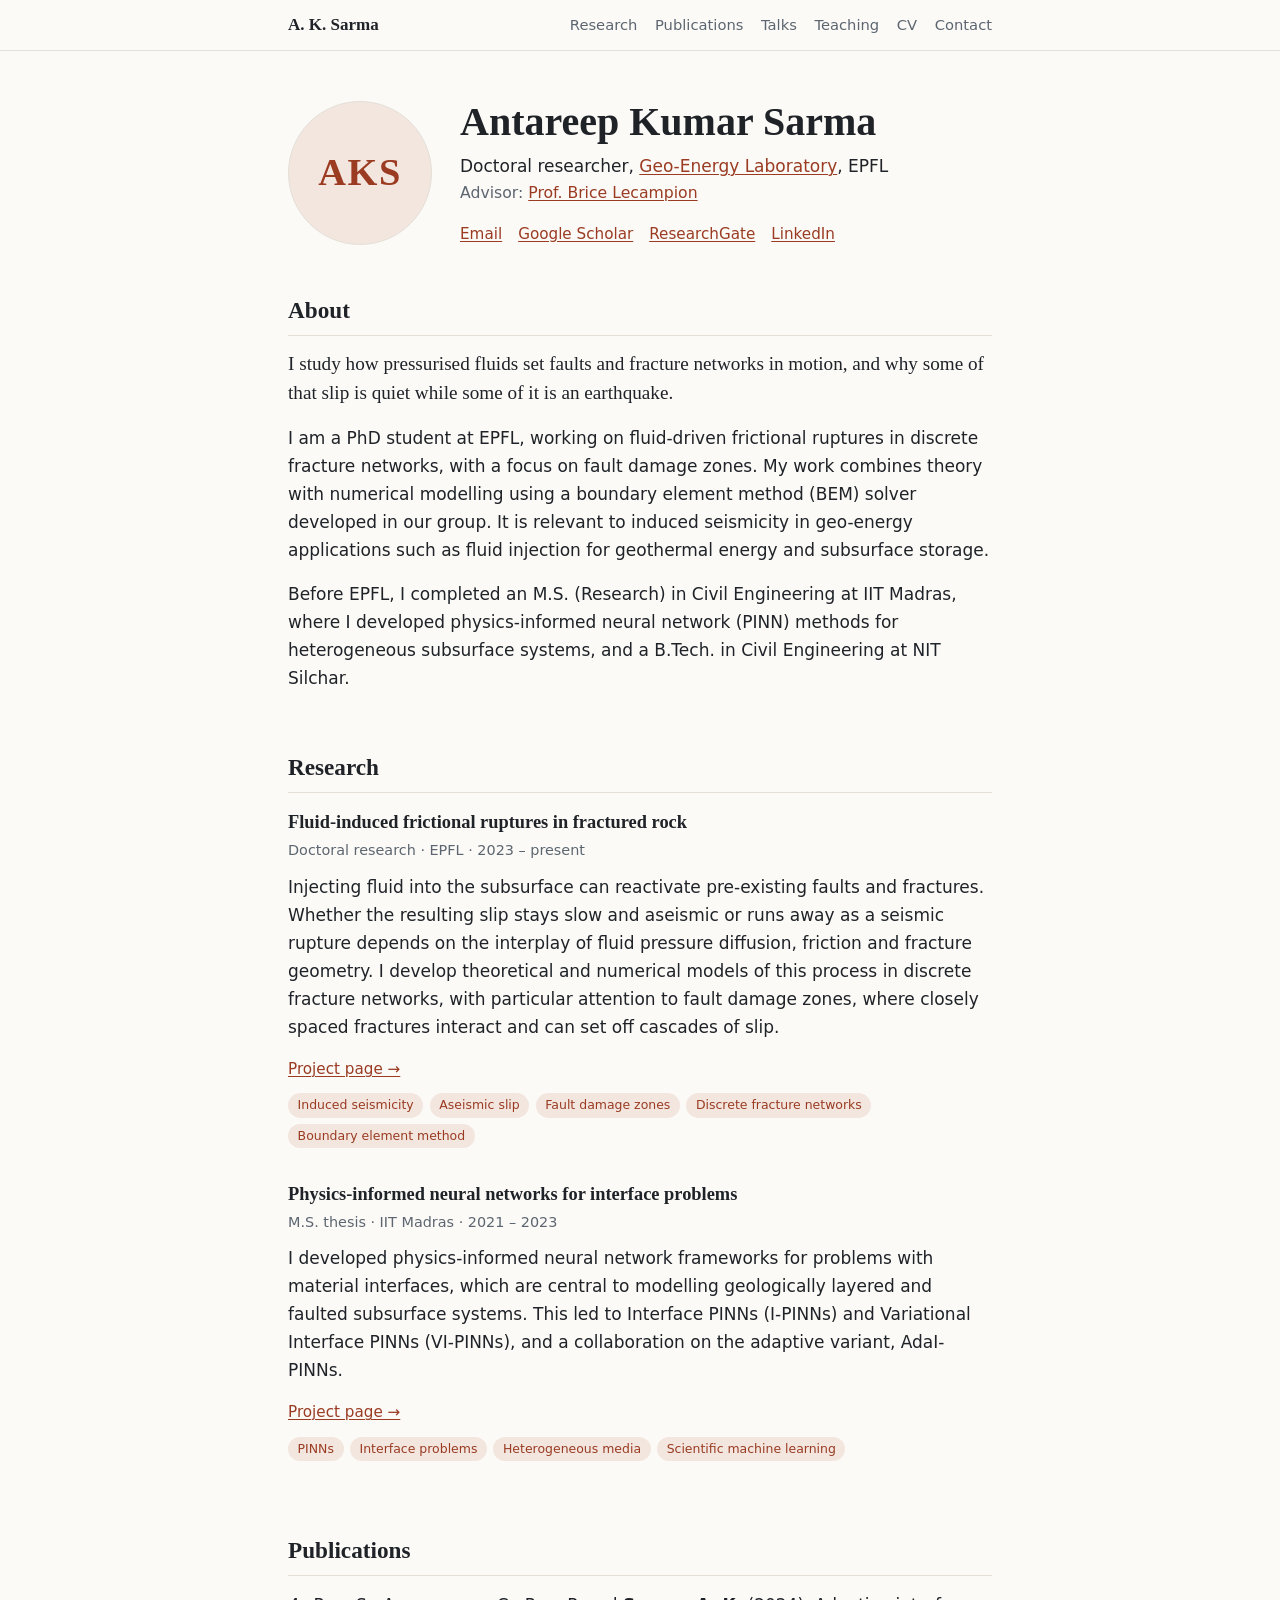
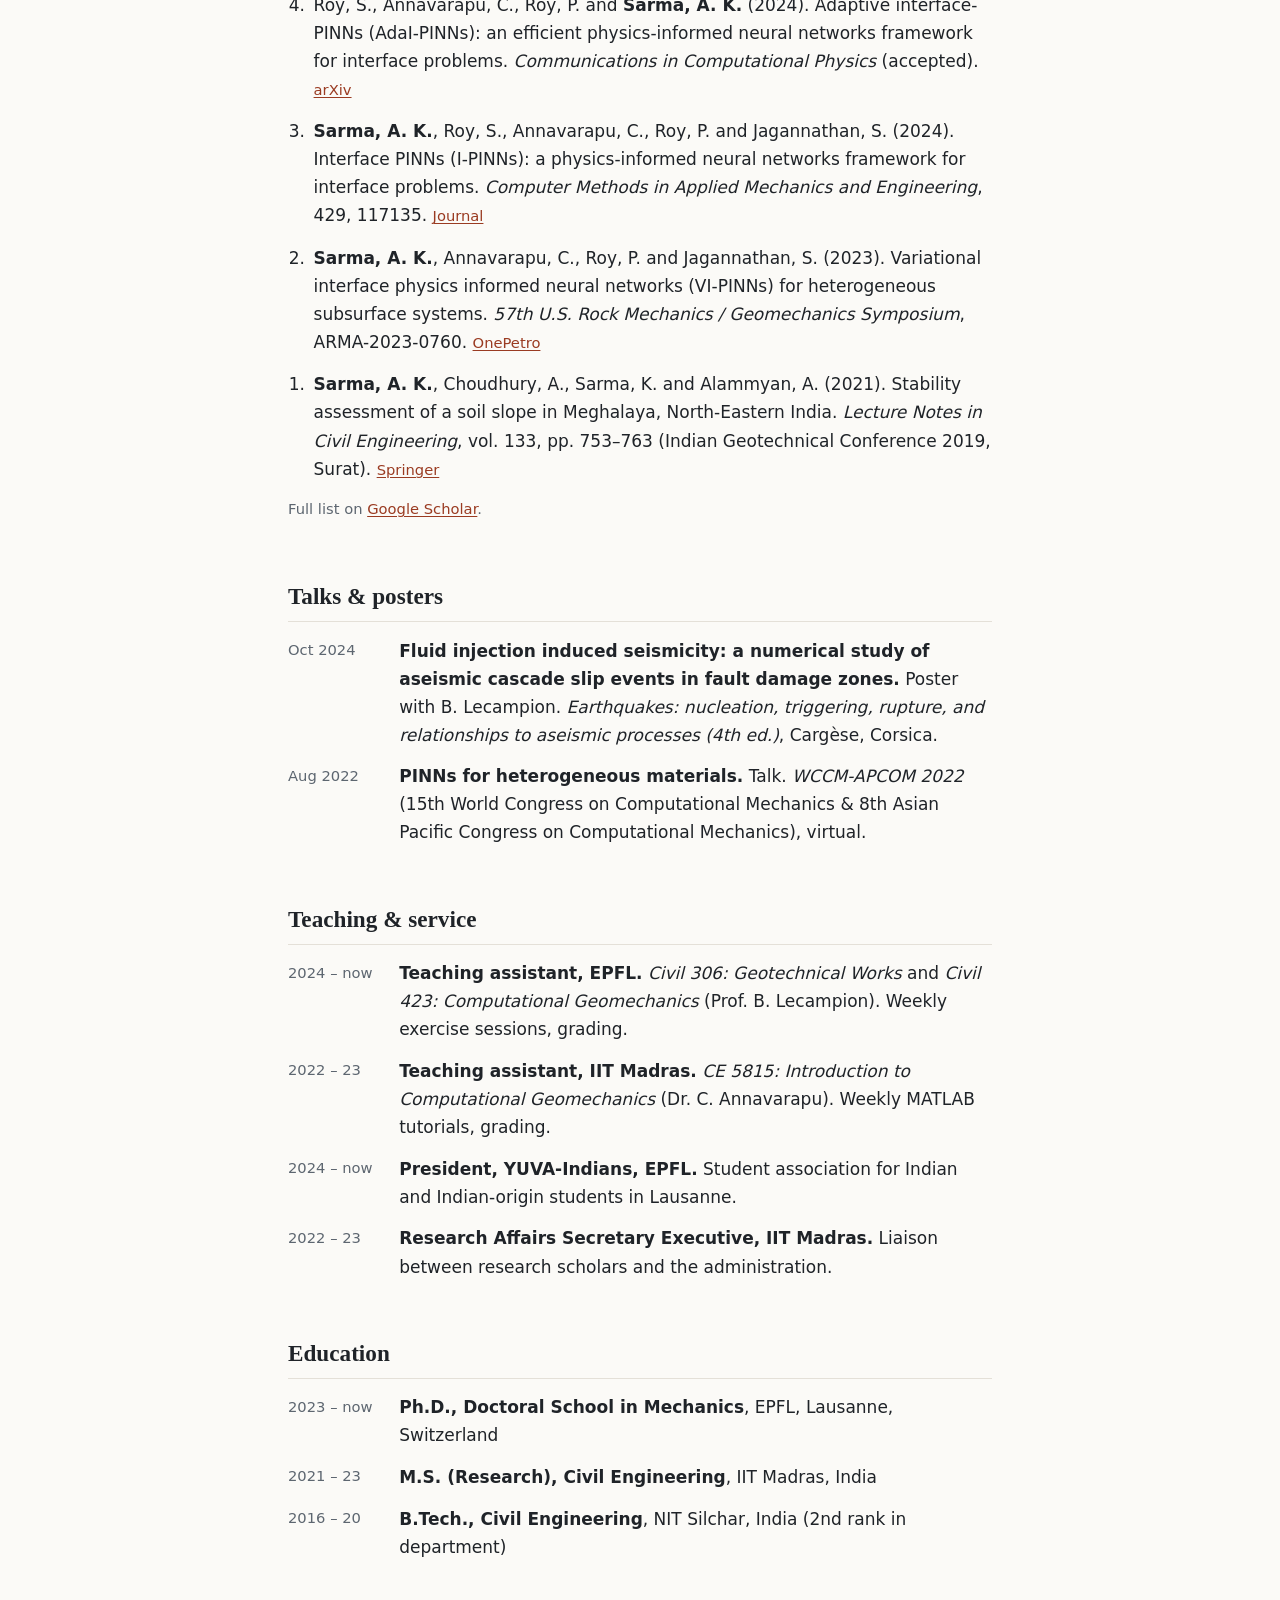
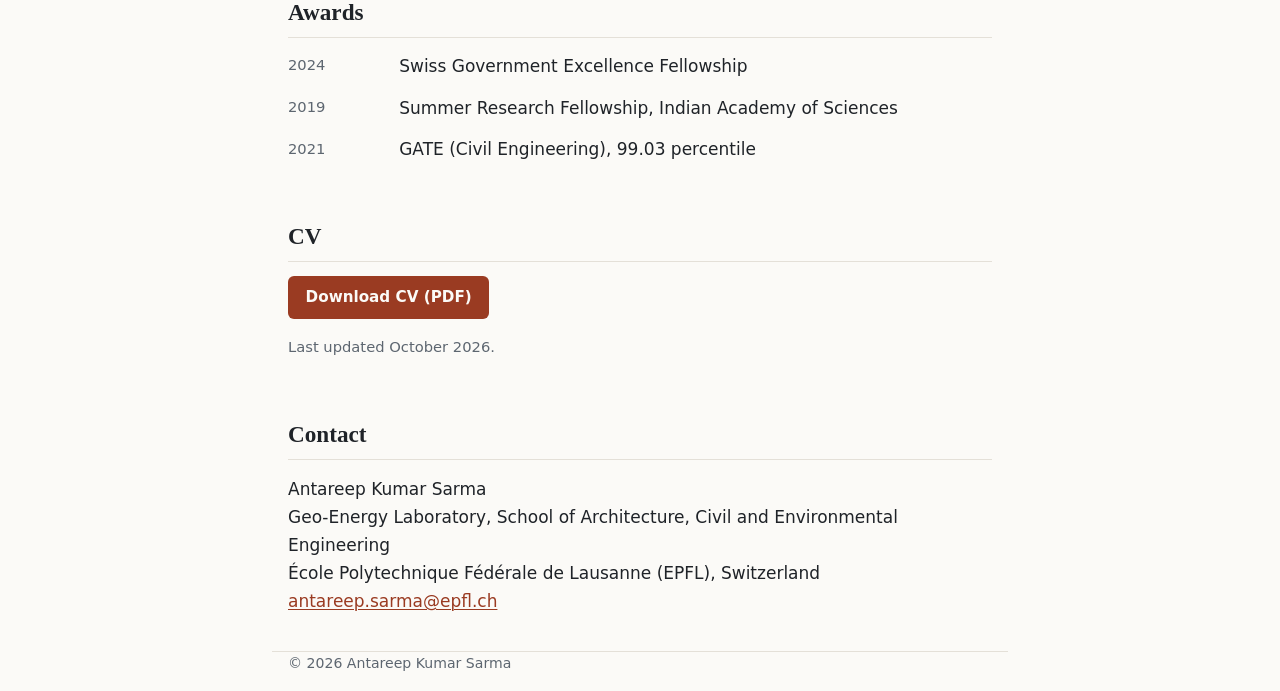
<file: index.html>
<!doctype html>
<html lang="en">
<head>
  <meta charset="utf-8">
  <meta name="viewport" content="width=device-width, initial-scale=1">
  <title>Antareep Kumar Sarma — Computational Geomechanics</title>
  <meta name="description" content="Antareep Kumar Sarma, doctoral researcher at EPFL (Geo-Energy Laboratory). Fluid-induced frictional ruptures in fractured rock and fault damage zones; boundary element methods; physics-informed neural networks.">
  <meta property="og:title" content="Antareep Kumar Sarma">
  <meta property="og:description" content="Fluid-induced aseismic and seismic slip in fractured rock. Doctoral researcher at EPFL.">
  <meta property="og:type" content="website">
  <link rel="stylesheet" href="assets/style.css">
</head>
<body>

<header class="top">
  <nav class="wrap" aria-label="Main">
    <a class="brand" href="#top">A. K. Sarma</a>
    <ul>
      <li><a href="#research">Research</a></li>
      <li><a href="#publications">Publications</a></li>
      <li><a href="#talks">Talks</a></li>
      <li><a href="#teaching">Teaching</a></li>
      <li><a href="#cv">CV</a></li>
      <li><a href="#contact">Contact</a></li>
    </ul>
  </nav>
</header>

<main id="top" class="wrap">

  <!-- ===== Intro ===== -->
  <section class="intro">
    <!-- To use a photo: save it as assets/photo.jpg (square, ~600px) and replace
         the monogram div below with:
         <img class="portrait" src="assets/photo.jpg" alt="Antareep Kumar Sarma"> -->
    <div class="portrait monogram" aria-hidden="true">AKS</div>
    <div>
      <h1>Antareep Kumar Sarma</h1>
      <p class="role">Doctoral researcher, <a href="https://www.epfl.ch/labs/gel/">Geo-Energy Laboratory</a>, EPFL</p>
      <p class="role sub">Advisor: <a href="https://people.epfl.ch/brice.lecampion">Prof. Brice Lecampion</a></p>
      <ul class="links">
        <li><a href="mailto:antareep.sarma@epfl.ch">Email</a></li>
        <li><a href="https://scholar.google.com/citations?user=GtLtH08AAAAJ&hl=en&oi=ao">Google Scholar</a></li>
        <li><a href="https://www.researchgate.net/profile/Antareep-Kumar-Sarma">ResearchGate</a></li>
        <li><a href="https://www.linkedin.com/in/antareep-kumar-sarma-85ba56187/">LinkedIn</a></li>
        <!-- TODO: add GitHub and ORCID once you share the URLs -->
      </ul>
    </div>
  </section>

  <!-- ===== About ===== -->
  <section id="about">
    <h2>About</h2>
    <p class="lead">I study how pressurised fluids set faults and fracture networks in motion, and why some of that slip is quiet while some of it is an earthquake.</p>
    <p>I am a PhD student at EPFL, working on fluid-driven frictional ruptures in discrete fracture networks, with a focus on fault damage zones. My work combines theory with numerical modelling using a boundary element method (BEM) solver developed in our group. It is relevant to induced seismicity in geo-energy applications such as fluid injection for geothermal energy and subsurface storage.</p>
    <p>Before EPFL, I completed an M.S. (Research) in Civil Engineering at IIT Madras, where I developed physics-informed neural network (PINN) methods for heterogeneous subsurface systems, and a B.Tech. in Civil Engineering at NIT Silchar.</p>
  </section>

  <!-- ===== Research ===== -->
  <section id="research">
    <h2>Research</h2>

    <article class="theme">
      <h3><a class="plainlink" href="research/fluid-induced-ruptures.html">Fluid-induced frictional ruptures in fractured rock</a></h3>
      <p class="meta">Doctoral research · EPFL · 2023 – present</p>
      <p>Injecting fluid into the subsurface can reactivate pre-existing faults and fractures. Whether the resulting slip stays slow and aseismic or runs away as a seismic rupture depends on the interplay of fluid pressure diffusion, friction and fracture geometry. I develop theoretical and numerical models of this process in discrete fracture networks, with particular attention to fault damage zones, where closely spaced fractures interact and can set off cascades of slip.</p>
      <p class="more"><a href="research/fluid-induced-ruptures.html">Project page →</a></p>
      <p class="tags"><span>Induced seismicity</span><span>Aseismic slip</span><span>Fault damage zones</span><span>Discrete fracture networks</span><span>Boundary element method</span></p>
      <!-- TODO: add 1–2 figures from your simulations here, e.g.
           <figure><img src="assets/fig-cascade.png" alt="..."><figcaption>...</figcaption></figure> -->
    </article>

    <article class="theme">
      <h3><a class="plainlink" href="research/pinns-interface-problems.html">Physics-informed neural networks for interface problems</a></h3>
      <p class="meta">M.S. thesis · IIT Madras · 2021 – 2023</p>
      <p>I developed physics-informed neural network frameworks for problems with material interfaces, which are central to modelling geologically layered and faulted subsurface systems. This led to Interface PINNs (I-PINNs) and Variational Interface PINNs (VI-PINNs), and a collaboration on the adaptive variant, AdaI-PINNs.</p>
      <p class="more"><a href="research/pinns-interface-problems.html">Project page →</a></p>
      <p class="tags"><span>PINNs</span><span>Interface problems</span><span>Heterogeneous media</span><span>Scientific machine learning</span></p>
    </article>
  </section>

  <!-- ===== Publications ===== -->
  <section id="publications">
    <h2>Publications</h2>
    <ol class="pubs" reversed>
      <li>
        Roy, S., Annavarapu, C., Roy, P. and <strong>Sarma, A. K.</strong> (2024).
        Adaptive interface-PINNs (AdaI-PINNs): an efficient physics-informed neural networks framework for interface problems.
        <em>Communications in Computational Physics</em> (accepted).
        <a href="https://arxiv.org/pdf/2406.04626">arXiv</a>
      </li>
      <li>
        <strong>Sarma, A. K.</strong>, Roy, S., Annavarapu, C., Roy, P. and Jagannathan, S. (2024).
        Interface PINNs (I-PINNs): a physics-informed neural networks framework for interface problems.
        <em>Computer Methods in Applied Mechanics and Engineering</em>, 429, 117135.
        <a href="https://www.sciencedirect.com/science/article/abs/pii/S0045782524003918">Journal</a>
      </li>
      <li>
        <strong>Sarma, A. K.</strong>, Annavarapu, C., Roy, P. and Jagannathan, S. (2023).
        Variational interface physics informed neural networks (VI-PINNs) for heterogeneous subsurface systems.
        <em>57th U.S. Rock Mechanics / Geomechanics Symposium</em>, ARMA-2023-0760.
        <a href="https://onepetro.org/ARMAUSRMS/proceedings-abstract/ARMA23/ARMA23/ARMA-2023-0760/532550">OnePetro</a>
      </li>
      <li>
        <strong>Sarma, A. K.</strong>, Choudhury, A., Sarma, K. and Alammyan, A. (2021).
        Stability assessment of a soil slope in Meghalaya, North-Eastern India.
        <em>Lecture Notes in Civil Engineering</em>, vol. 133, pp. 753–763 (Indian Geotechnical Conference 2019, Surat).
        <a href="https://link.springer.com/chapter/10.1007/978-981-33-6346-5_65">Springer</a>
      </li>
    </ol>
    <p class="note">Full list on <a href="https://scholar.google.com/citations?user=GtLtH08AAAAJ&hl=en&oi=ao">Google Scholar</a>.</p>
  </section>

  <!-- ===== Talks ===== -->
  <section id="talks">
    <h2>Talks &amp; posters</h2>
    <ul class="plain">
      <li>
        <span class="when">Oct 2024</span>
        <span><strong>Fluid injection induced seismicity: a numerical study of aseismic cascade slip events in fault damage zones.</strong> Poster with B. Lecampion. <em>Earthquakes: nucleation, triggering, rupture, and relationships to aseismic processes (4th ed.)</em>, Cargèse, Corsica.</span>
      </li>
      <li>
        <span class="when">Aug 2022</span>
        <span><strong>PINNs for heterogeneous materials.</strong> Talk. <em>WCCM-APCOM 2022</em> (15th World Congress on Computational Mechanics &amp; 8th Asian Pacific Congress on Computational Mechanics), virtual.</span>
      </li>
    </ul>
  </section>

  <!-- ===== Teaching & service ===== -->
  <section id="teaching">
    <h2>Teaching &amp; service</h2>
    <ul class="plain">
      <li>
        <span class="when">2024 – now</span>
        <span><strong>Teaching assistant, EPFL.</strong> <em>Civil 306: Geotechnical Works</em> and <em>Civil 423: Computational Geomechanics</em> (Prof. B. Lecampion). Weekly exercise sessions, grading.</span>
      </li>
      <li>
        <span class="when">2022 – 23</span>
        <span><strong>Teaching assistant, IIT Madras.</strong> <em>CE 5815: Introduction to Computational Geomechanics</em> (Dr. C. Annavarapu). Weekly MATLAB tutorials, grading.</span>
      </li>
      <li>
        <span class="when">2024 – now</span>
        <span><strong>President, YUVA-Indians, EPFL.</strong> Student association for Indian and Indian-origin students in Lausanne.</span>
      </li>
      <li>
        <span class="when">2022 – 23</span>
        <span><strong>Research Affairs Secretary Executive, IIT Madras.</strong> Liaison between research scholars and the administration.</span>
      </li>
    </ul>
  </section>

  <!-- ===== Education & awards ===== -->
  <section id="education">
    <h2>Education</h2>
    <ul class="plain">
      <li><span class="when">2023 – now</span><span><strong>Ph.D., Doctoral School in Mechanics</strong>, EPFL, Lausanne, Switzerland</span></li>
      <li><span class="when">2021 – 23</span><span><strong>M.S. (Research), Civil Engineering</strong>, IIT Madras, India</span></li>
      <li><span class="when">2016 – 20</span><span><strong>B.Tech., Civil Engineering</strong>, NIT Silchar, India (2nd rank in department)</span></li>
    </ul>

    <h2 class="spaced">Awards</h2>
    <ul class="plain">
      <li><span class="when">2024</span><span>Swiss Government Excellence Fellowship</span></li>
      <li><span class="when">2019</span><span>Summer Research Fellowship, Indian Academy of Sciences</span></li>
      <li><span class="when">2021</span><span>GATE (Civil Engineering), 99.03 percentile</span></li>
    </ul>
  </section>

  <!-- ===== CV ===== -->
  <section id="cv">
    <h2>CV</h2>
    <p><a class="button" href="assets/Antareep_Sarma_CV.pdf">Download CV (PDF)</a></p>
    <p class="note">Last updated October 2026.</p>
  </section>

  <!-- ===== Contact ===== -->
  <section id="contact">
    <h2>Contact</h2>
    <p>
      Antareep Kumar Sarma<br>
      Geo-Energy Laboratory, School of Architecture, Civil and Environmental Engineering<br>
      École Polytechnique Fédérale de Lausanne (EPFL), Switzerland<br>
      <a href="mailto:antareep.sarma@epfl.ch">antareep.sarma@epfl.ch</a>
    </p>
  </section>

</main>

<footer class="wrap">
  <p>© 2026 Antareep Kumar Sarma</p>
</footer>

</body>
</html>
</file>
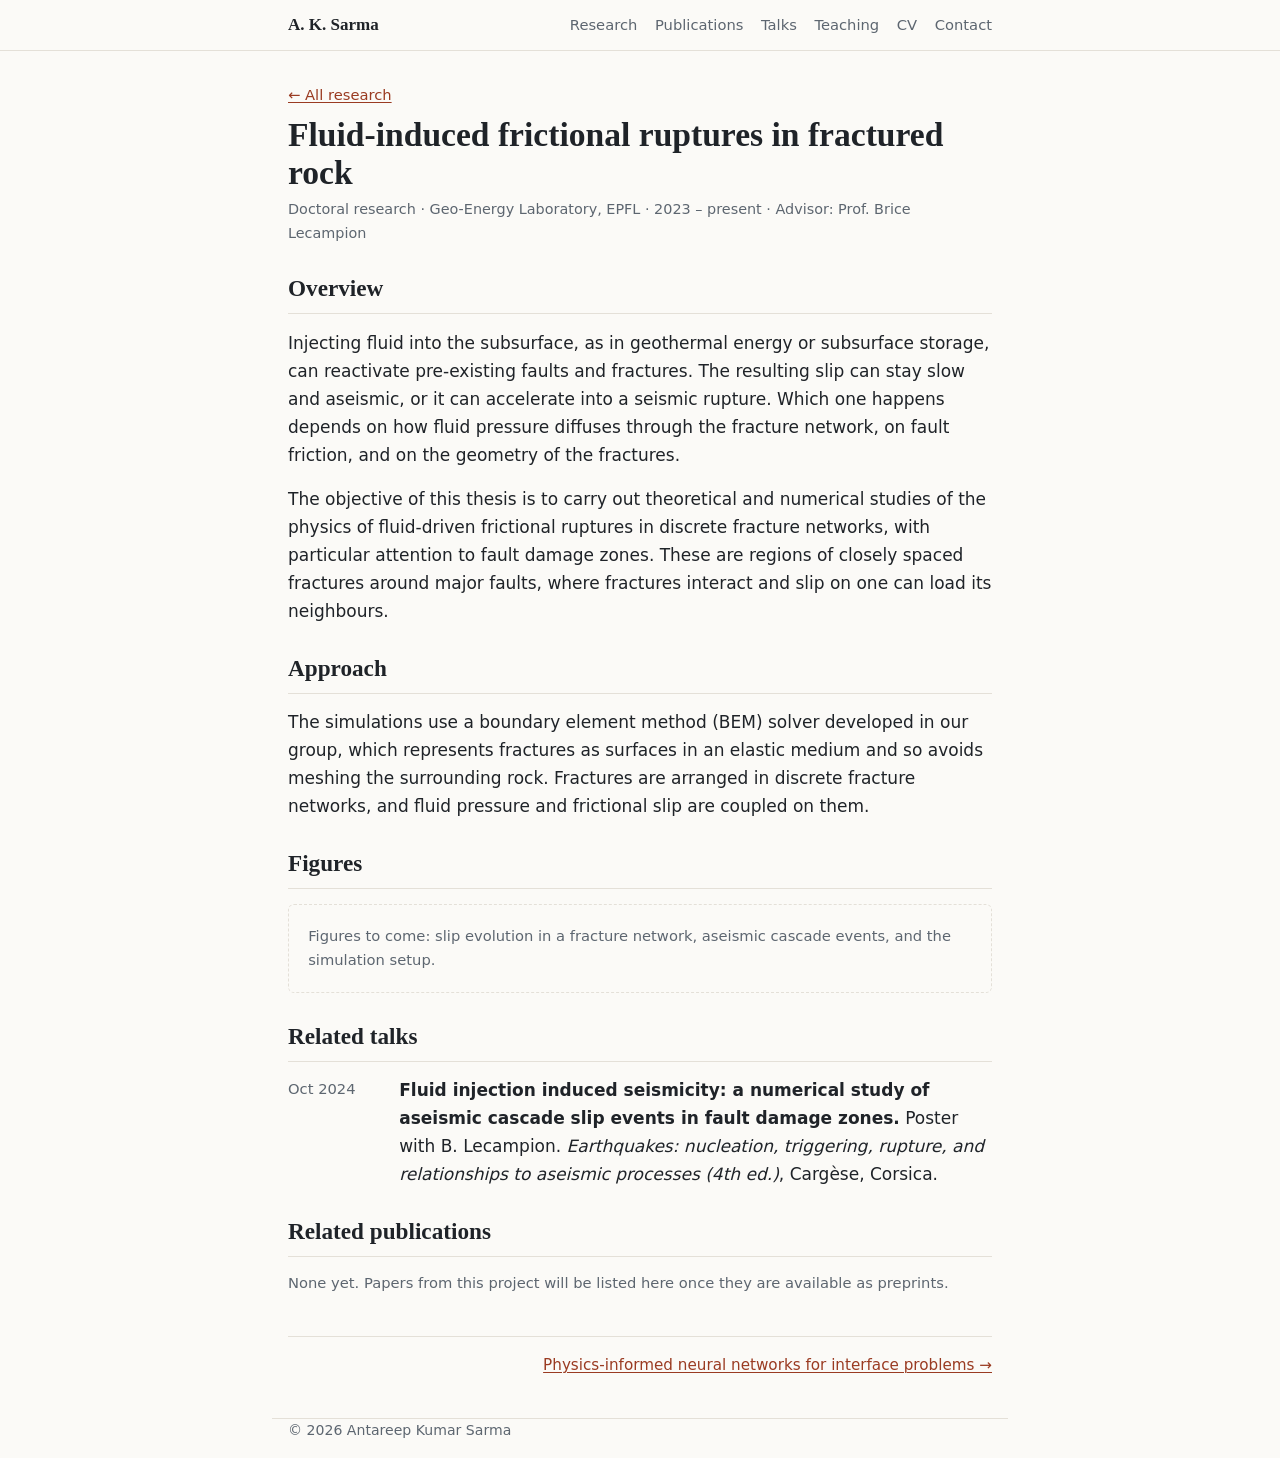
<file: research/fluid-induced-ruptures.html>
<!doctype html>
<html lang="en">
<head>
  <meta charset="utf-8">
  <meta name="viewport" content="width=device-width, initial-scale=1">
  <title>Fluid-induced frictional ruptures in fractured rock — A. K. Sarma</title>
  <meta name="description" content="Theoretical and numerical study of fluid-driven frictional ruptures in discrete fracture networks, with a focus on fault damage zones.">
  <link rel="stylesheet" href="../assets/style.css">
</head>
<body>

<header class="top">
  <nav class="wrap" aria-label="Main">
    <a class="brand" href="../index.html">A. K. Sarma</a>
    <ul>
      <li><a href="../index.html#research">Research</a></li>
      <li><a href="../index.html#publications">Publications</a></li>
      <li><a href="../index.html#talks">Talks</a></li>
      <li><a href="../index.html#teaching">Teaching</a></li>
      <li><a href="../index.html#cv">CV</a></li>
      <li><a href="../index.html#contact">Contact</a></li>
    </ul>
  </nav>
</header>

<main class="wrap project">
  <a class="crumb" href="../index.html#research">← All research</a>
  <h1>Fluid-induced frictional ruptures in fractured rock</h1>
  <p class="meta">Doctoral research · Geo-Energy Laboratory, EPFL · 2023 – present · Advisor: Prof. Brice Lecampion</p>

  <h2>Overview</h2>
  <p>Injecting fluid into the subsurface, as in geothermal energy or subsurface storage, can reactivate pre-existing faults and fractures. The resulting slip can stay slow and aseismic, or it can accelerate into a seismic rupture. Which one happens depends on how fluid pressure diffuses through the fracture network, on fault friction, and on the geometry of the fractures.</p>
  <p>The objective of this thesis is to carry out theoretical and numerical studies of the physics of fluid-driven frictional ruptures in discrete fracture networks, with particular attention to fault damage zones. These are regions of closely spaced fractures around major faults, where fractures interact and slip on one can load its neighbours.</p>

  <h2>Approach</h2>
  <p>The simulations use a boundary element method (BEM) solver developed in our group, which represents fractures as surfaces in an elastic medium and so avoids meshing the surrounding rock. Fractures are arranged in discrete fracture networks, and fluid pressure and frictional slip are coupled on them.</p>
  <!-- TODO (Antareep): add 2–3 sentences on the specific model setup and key findings you are comfortable making public. -->

  <h2>Figures</h2>
  <div class="slot">
    Figures to come: slip evolution in a fracture network, aseismic cascade events, and the simulation setup.
    <!-- Replace this div with, for each figure:
    <figure>
      <img src="../assets/fig-cascade.png" alt="Describe what the figure shows">
      <figcaption><strong>Figure 1.</strong> Caption.</figcaption>
    </figure> -->
  </div>

  <h2>Related talks</h2>
  <ul class="plain">
    <li>
      <span class="when">Oct 2024</span>
      <span><strong>Fluid injection induced seismicity: a numerical study of aseismic cascade slip events in fault damage zones.</strong> Poster with B. Lecampion. <em>Earthquakes: nucleation, triggering, rupture, and relationships to aseismic processes (4th ed.)</em>, Cargèse, Corsica.</span>
    </li>
  </ul>

  <h2>Related publications</h2>
  <p class="note">None yet. Papers from this project will be listed here once they are available as preprints.</p>

  <nav class="pager" aria-label="Projects">
    <span></span>
    <a href="pinns-interface-problems.html">Physics-informed neural networks for interface problems →</a>
  </nav>
</main>

<footer class="wrap">
  <p>© 2026 Antareep Kumar Sarma</p>
</footer>

</body>
</html>
</file>
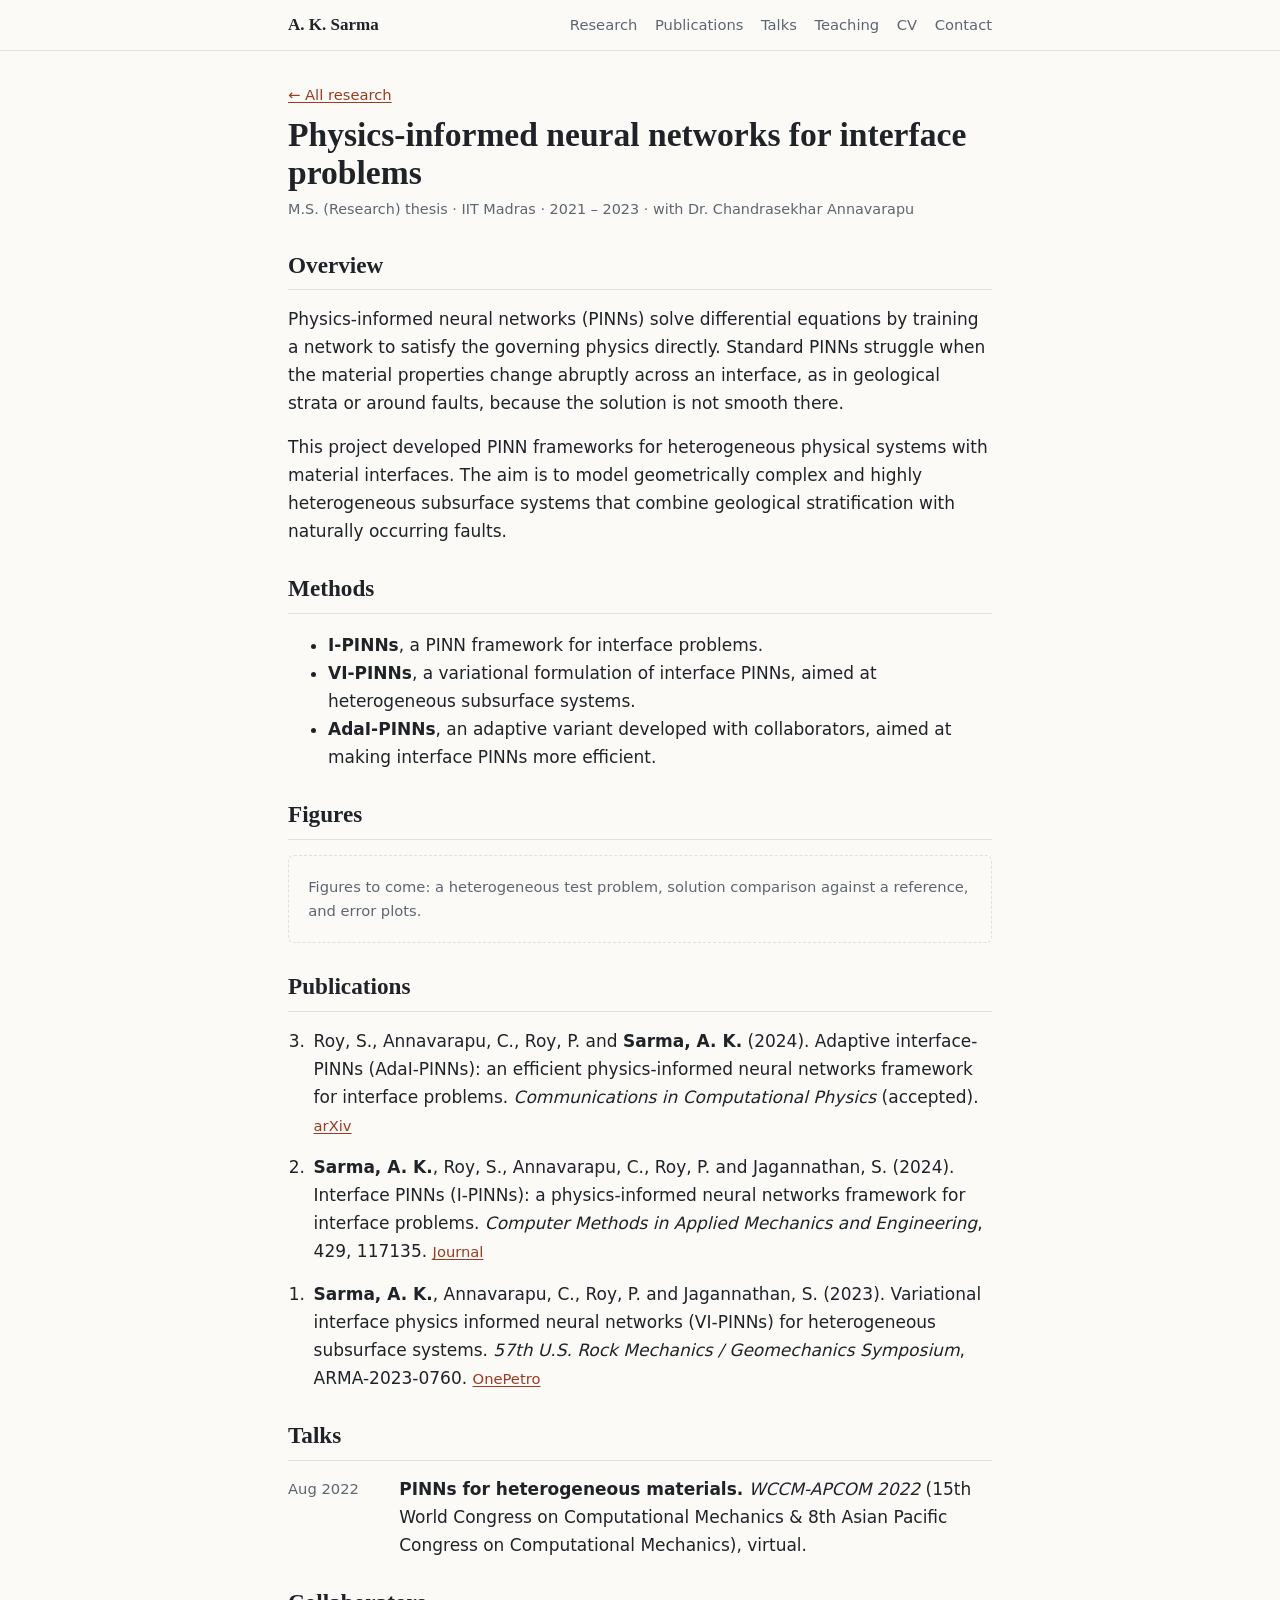
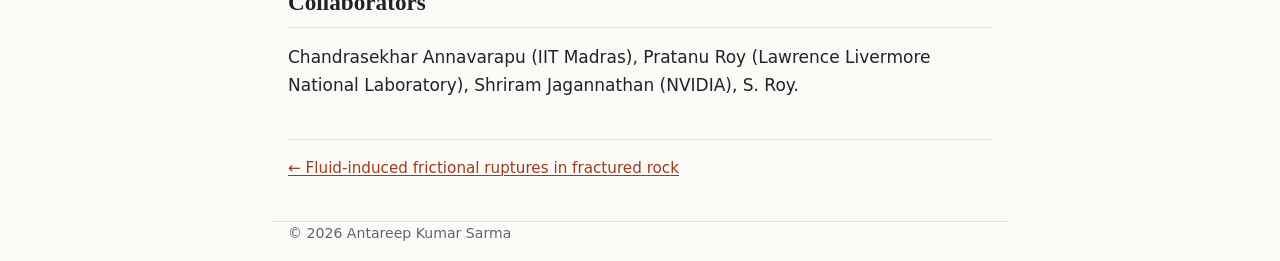
<file: research/pinns-interface-problems.html>
<!doctype html>
<html lang="en">
<head>
  <meta charset="utf-8">
  <meta name="viewport" content="width=device-width, initial-scale=1">
  <title>Physics-informed neural networks for interface problems — A. K. Sarma</title>
  <meta name="description" content="Physics-informed neural network frameworks (I-PINNs, VI-PINNs, AdaI-PINNs) for problems with material interfaces, motivated by heterogeneous subsurface systems.">
  <link rel="stylesheet" href="../assets/style.css">
</head>
<body>

<header class="top">
  <nav class="wrap" aria-label="Main">
    <a class="brand" href="../index.html">A. K. Sarma</a>
    <ul>
      <li><a href="../index.html#research">Research</a></li>
      <li><a href="../index.html#publications">Publications</a></li>
      <li><a href="../index.html#talks">Talks</a></li>
      <li><a href="../index.html#teaching">Teaching</a></li>
      <li><a href="../index.html#cv">CV</a></li>
      <li><a href="../index.html#contact">Contact</a></li>
    </ul>
  </nav>
</header>

<main class="wrap project">
  <a class="crumb" href="../index.html#research">← All research</a>
  <h1>Physics-informed neural networks for interface problems</h1>
  <p class="meta">M.S. (Research) thesis · IIT Madras · 2021 – 2023 · with Dr. Chandrasekhar Annavarapu</p>

  <h2>Overview</h2>
  <p>Physics-informed neural networks (PINNs) solve differential equations by training a network to satisfy the governing physics directly. Standard PINNs struggle when the material properties change abruptly across an interface, as in geological strata or around faults, because the solution is not smooth there.</p>
  <p>This project developed PINN frameworks for heterogeneous physical systems with material interfaces. The aim is to model geometrically complex and highly heterogeneous subsurface systems that combine geological stratification with naturally occurring faults.</p>

  <h2>Methods</h2>
  <ul>
    <li><strong>I-PINNs</strong>, a PINN framework for interface problems.</li>
    <li><strong>VI-PINNs</strong>, a variational formulation of interface PINNs, aimed at heterogeneous subsurface systems.</li>
    <li><strong>AdaI-PINNs</strong>, an adaptive variant developed with collaborators, aimed at making interface PINNs more efficient.</li>
  </ul>
  <!-- TODO (Antareep): add a short, plain-language sentence on what is distinctive about each method, and one headline result. -->

  <h2>Figures</h2>
  <div class="slot">
    Figures to come: a heterogeneous test problem, solution comparison against a reference, and error plots.
    <!-- Replace this div with <figure><img src="../assets/fig-ipinn.png" alt="..."><figcaption>...</figcaption></figure> -->
  </div>

  <h2>Publications</h2>
  <ol class="pubs" reversed>
    <li>
      Roy, S., Annavarapu, C., Roy, P. and <strong>Sarma, A. K.</strong> (2024).
      Adaptive interface-PINNs (AdaI-PINNs): an efficient physics-informed neural networks framework for interface problems.
      <em>Communications in Computational Physics</em> (accepted).
      <a href="https://arxiv.org/pdf/2406.04626">arXiv</a>
    </li>
    <li>
      <strong>Sarma, A. K.</strong>, Roy, S., Annavarapu, C., Roy, P. and Jagannathan, S. (2024).
      Interface PINNs (I-PINNs): a physics-informed neural networks framework for interface problems.
      <em>Computer Methods in Applied Mechanics and Engineering</em>, 429, 117135.
      <a href="https://www.sciencedirect.com/science/article/abs/pii/S0045782524003918">Journal</a>
    </li>
    <li>
      <strong>Sarma, A. K.</strong>, Annavarapu, C., Roy, P. and Jagannathan, S. (2023).
      Variational interface physics informed neural networks (VI-PINNs) for heterogeneous subsurface systems.
      <em>57th U.S. Rock Mechanics / Geomechanics Symposium</em>, ARMA-2023-0760.
      <a href="https://onepetro.org/ARMAUSRMS/proceedings-abstract/ARMA23/ARMA23/ARMA-2023-0760/532550">OnePetro</a>
    </li>
  </ol>

  <h2>Talks</h2>
  <ul class="plain">
    <li>
      <span class="when">Aug 2022</span>
      <span><strong>PINNs for heterogeneous materials.</strong> <em>WCCM-APCOM 2022</em> (15th World Congress on Computational Mechanics &amp; 8th Asian Pacific Congress on Computational Mechanics), virtual.</span>
    </li>
  </ul>

  <h2>Collaborators</h2>
  <p>Chandrasekhar Annavarapu (IIT Madras), Pratanu Roy (Lawrence Livermore National Laboratory), Shriram Jagannathan (NVIDIA), S. Roy.</p>
  <!-- TODO: confirm affiliation for S. Roy and whether you want collaborators listed. -->

  <nav class="pager" aria-label="Projects">
    <a href="fluid-induced-ruptures.html">← Fluid-induced frictional ruptures in fractured rock</a>
    <span></span>
  </nav>
</main>

<footer class="wrap">
  <p>© 2026 Antareep Kumar Sarma</p>
</footer>

</body>
</html>
</file>
<file: assets/style.css>
/* Lean academic stylesheet: no framework, no build step, no external requests. */

:root {
  --bg: #fbfaf7;
  --fg: #1f2328;
  --muted: #5d6670;
  --rule: #e4e0d8;
  --accent: #9a3b22;      /* burnt sienna: rock / strata */
  --accent-soft: #f3e6df;
  --serif: Georgia, "Iowan Old Style", "Palatino Linotype", Palatino, serif;
  --sans: system-ui, -apple-system, "Segoe UI", Roboto, "Helvetica Neue", Arial, sans-serif;
}

@media (prefers-color-scheme: dark) {
  :root {
    --bg: #16181b;
    --fg: #e8e6e1;
    --muted: #a0a6ad;
    --rule: #2e3237;
    --accent: #e8926f;
    --accent-soft: #2a211d;
  }
}

* { box-sizing: border-box; }

html { scroll-behavior: smooth; scroll-padding-top: 4rem; }

body {
  margin: 0;
  background: var(--bg);
  color: var(--fg);
  font-family: var(--sans);
  font-size: 1.0625rem;
  line-height: 1.65;
  -webkit-text-size-adjust: 100%;
}

.wrap { max-width: 46rem; margin: 0 auto; padding: 0 1rem; }

a { color: var(--accent); text-decoration-thickness: 1px; text-underline-offset: 2px; }
a:hover { text-decoration-thickness: 2px; }

/* ---------- top nav ---------- */
.top {
  position: sticky; top: 0; z-index: 10;
  background: color-mix(in srgb, var(--bg) 92%, transparent);
  backdrop-filter: blur(6px);
  border-bottom: 1px solid var(--rule);
}
.top nav { display: flex; align-items: center; justify-content: space-between; gap: 1rem; padding-top: .7rem; padding-bottom: .7rem; }
.brand { font-family: var(--serif); font-weight: 700; color: var(--fg); text-decoration: none; white-space: nowrap; }
.top ul { display: flex; flex-wrap: wrap; gap: .25rem 1.1rem; list-style: none; margin: 0; padding: 0; font-size: .92rem; }
.top ul a { color: var(--muted); text-decoration: none; }
.top ul a:hover { color: var(--accent); }

/* ---------- intro ---------- */
.intro { display: flex; gap: 1.75rem; align-items: center; padding: 3rem 0 1.5rem; }
.portrait { flex: 0 0 auto; width: 9rem; height: 9rem; border-radius: 50%; object-fit: cover; }
.monogram {
  display: grid; place-items: center;
  background: var(--accent-soft); color: var(--accent);
  font-family: var(--serif); font-size: 2.4rem; font-weight: 700; letter-spacing: .04em;
  border: 1px solid var(--rule);
}
h1 { font-family: var(--serif); font-size: clamp(1.9rem, 5vw, 2.5rem); line-height: 1.15; margin: 0 0 .4rem; }
.role { margin: 0; color: var(--fg); }
.role.sub { color: var(--muted); font-size: .98rem; }
.links { display: flex; flex-wrap: wrap; gap: .3rem 1rem; list-style: none; padding: 0; margin: 1rem 0 0; font-size: .95rem; }

/* ---------- sections ---------- */
section { padding: 1.25rem 0; }
h2 {
  font-family: var(--serif); font-size: 1.45rem; margin: 0 0 .9rem;
  padding-bottom: .35rem; border-bottom: 1px solid var(--rule);
}
h2.spaced { margin-top: 2rem; }
h3 { font-family: var(--serif); font-size: 1.15rem; margin: 0 0 .1rem; }
p { margin: 0 0 1rem; }
.lead { font-family: var(--serif); font-size: 1.2rem; line-height: 1.5; }

.theme { margin-bottom: 1.9rem; }
.meta { color: var(--muted); font-size: .9rem; margin-bottom: .6rem; }
.tags { display: flex; flex-wrap: wrap; gap: .4rem; margin: 0; }
.tags span { background: var(--accent-soft); color: var(--accent); font-size: .78rem; padding: .12rem .6rem; border-radius: 999px; }

figure { margin: 1rem 0 0; }
figure img { max-width: 100%; height: auto; border: 1px solid var(--rule); border-radius: 4px; }
figcaption { color: var(--muted); font-size: .88rem; margin-top: .35rem; }

.pubs { padding-left: 1.4rem; margin: 0 0 .75rem; }
.pubs li { margin-bottom: .9rem; padding-left: .2rem; }
.pubs a { white-space: nowrap; font-size: .92rem; }

.plain { list-style: none; padding: 0; margin: 0; }
.plain li { display: grid; grid-template-columns: 6.2rem 1fr; gap: .75rem; margin-bottom: .85rem; }
.when { color: var(--muted); font-size: .92rem; font-variant-numeric: tabular-nums; padding-top: .08rem; }

.note { color: var(--muted); font-size: .92rem; }

.button {
  display: inline-block; padding: .55rem 1.1rem; border-radius: 6px;
  background: var(--accent); color: var(--bg); text-decoration: none; font-weight: 600; font-size: .95rem;
}
.button:hover { filter: brightness(1.1); }

footer { border-top: 1px solid var(--rule); margin-top: 2.5rem; padding-top: 1.25rem; padding-bottom: 2.5rem; color: var(--muted); font-size: .88rem; }

/* ---------- phone ---------- */
@media (max-width: 36rem) {
  .top nav { flex-direction: column; align-items: flex-start; gap: .2rem; }
  .intro { flex-direction: column; align-items: flex-start; padding-top: 2rem; }
  .portrait { width: 7rem; height: 7rem; font-size: 1.9rem; }
  .plain li { grid-template-columns: 1fr; gap: 0; }
}

@media print {
  .top { display: none; }
  body { background: #fff; color: #000; }
}

/* ---------- project pages ---------- */
.plainlink { color: inherit; text-decoration: none; }
.plainlink:hover { color: var(--accent); text-decoration: underline; }
.more { margin: 0 0 .7rem; font-size: .95rem; }
.crumb { display: inline-block; margin: 2rem 0 .5rem; font-size: .92rem; }
.project h1 { font-size: clamp(1.6rem, 4.5vw, 2.1rem); margin-bottom: .3rem; }
.project h2 { margin-top: 1.5rem; }
.project .meta { margin-bottom: 1.2rem; }
.pager { display: flex; justify-content: space-between; gap: 1rem; border-top: 1px solid var(--rule); margin-top: 2.5rem; margin-bottom: 2.5rem; padding-top: 1rem; font-size: .95rem; }
.slot { border: 1px dashed var(--rule); border-radius: 6px; padding: 1.2rem; color: var(--muted); font-size: .92rem; }
</file>
